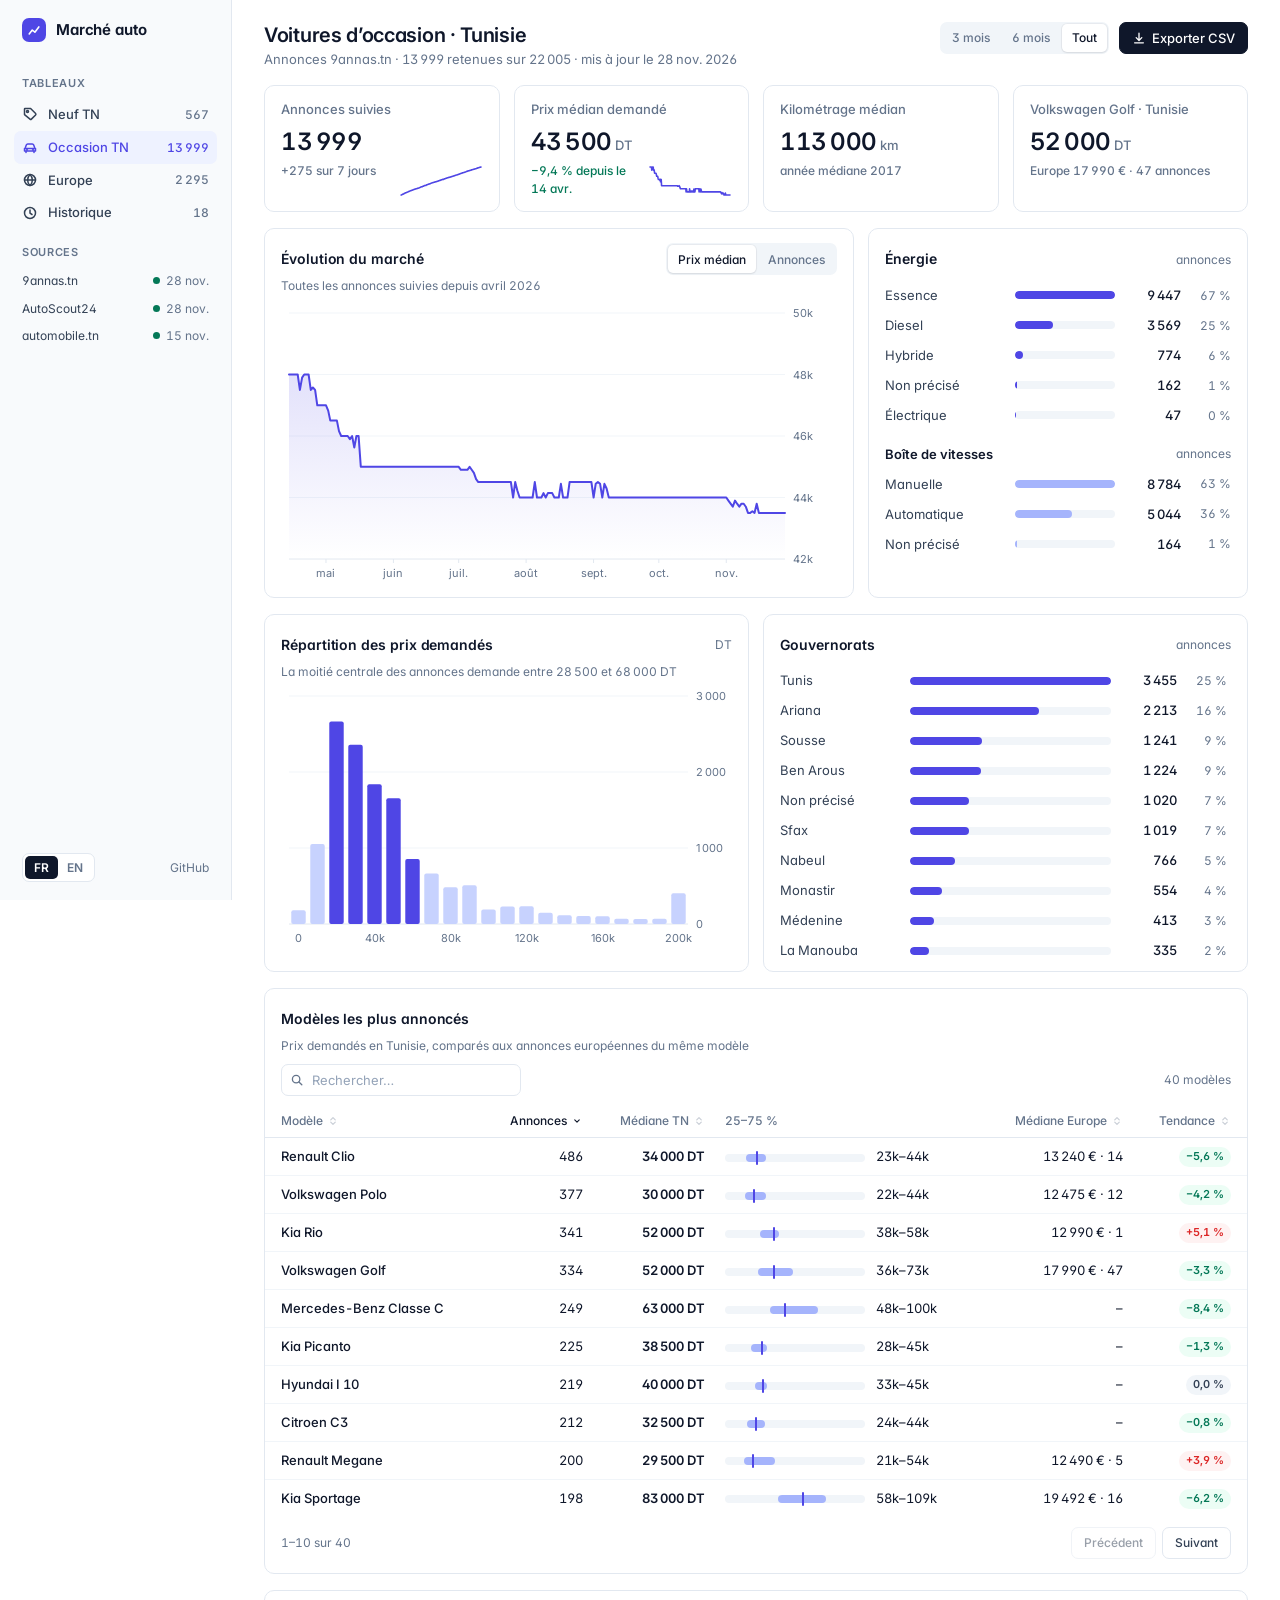
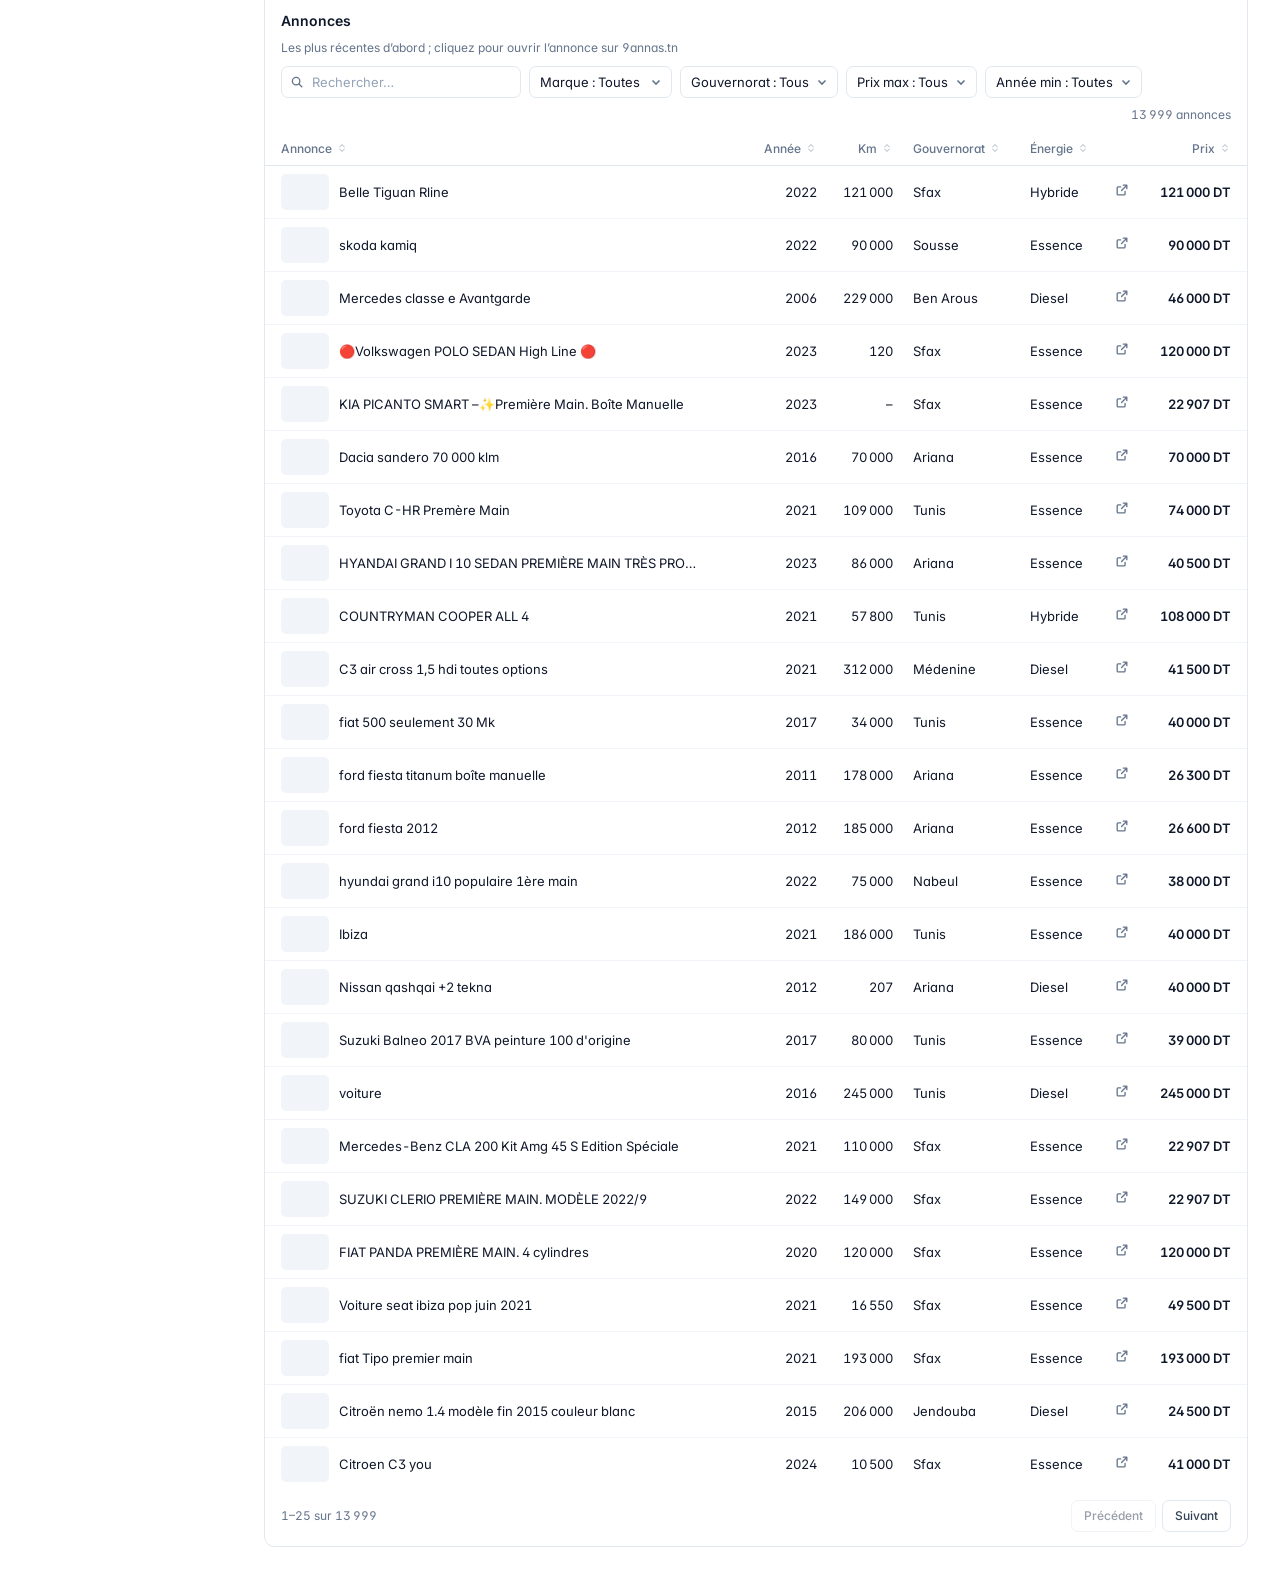
<file: index.html>
<!DOCTYPE html>
<html lang="fr">
<head>
    <meta charset="UTF-8">
    <meta name="viewport" content="width=device-width, initial-scale=1.0">
    <title>Marché auto · Tunisie &amp; Europe</title>
    <meta name="description" content="Prix des voitures neuves et d'occasion en Tunisie et en Europe, relevés chaque jour depuis automobile.tn, 9annas.tn et AutoScout24.">
    <meta name="theme-color" content="#ffffff">
    <link rel="icon" href="data:image/svg+xml,%3Csvg xmlns='http://www.w3.org/2000/svg' viewBox='0 0 32 32'%3E%3Crect width='32' height='32' rx='8' fill='%234f46e5'/%3E%3Cpath d='M7 23l7-9 6 5 7-10' fill='none' stroke='%23fff' stroke-width='3' stroke-linecap='round' stroke-linejoin='round'/%3E%3C/svg%3E">
    <link rel="preconnect" href="https://fonts.googleapis.com">
    <link rel="preconnect" href="https://fonts.gstatic.com" crossorigin>
    <link href="https://fonts.googleapis.com/css2?family=Inter:wght@400;500;600&display=swap" rel="stylesheet">
    <link rel="stylesheet" href="assets/app.css">
    <script src="assets/charts.js" defer></script>
    <script src="assets/app.js" defer></script>
</head>
<body>
    <div id="app"></div>
    <noscript><p style="padding:24px">Ce tableau de bord nécessite JavaScript. · This dashboard needs JavaScript.</p></noscript>
</body>
</html>
</file>
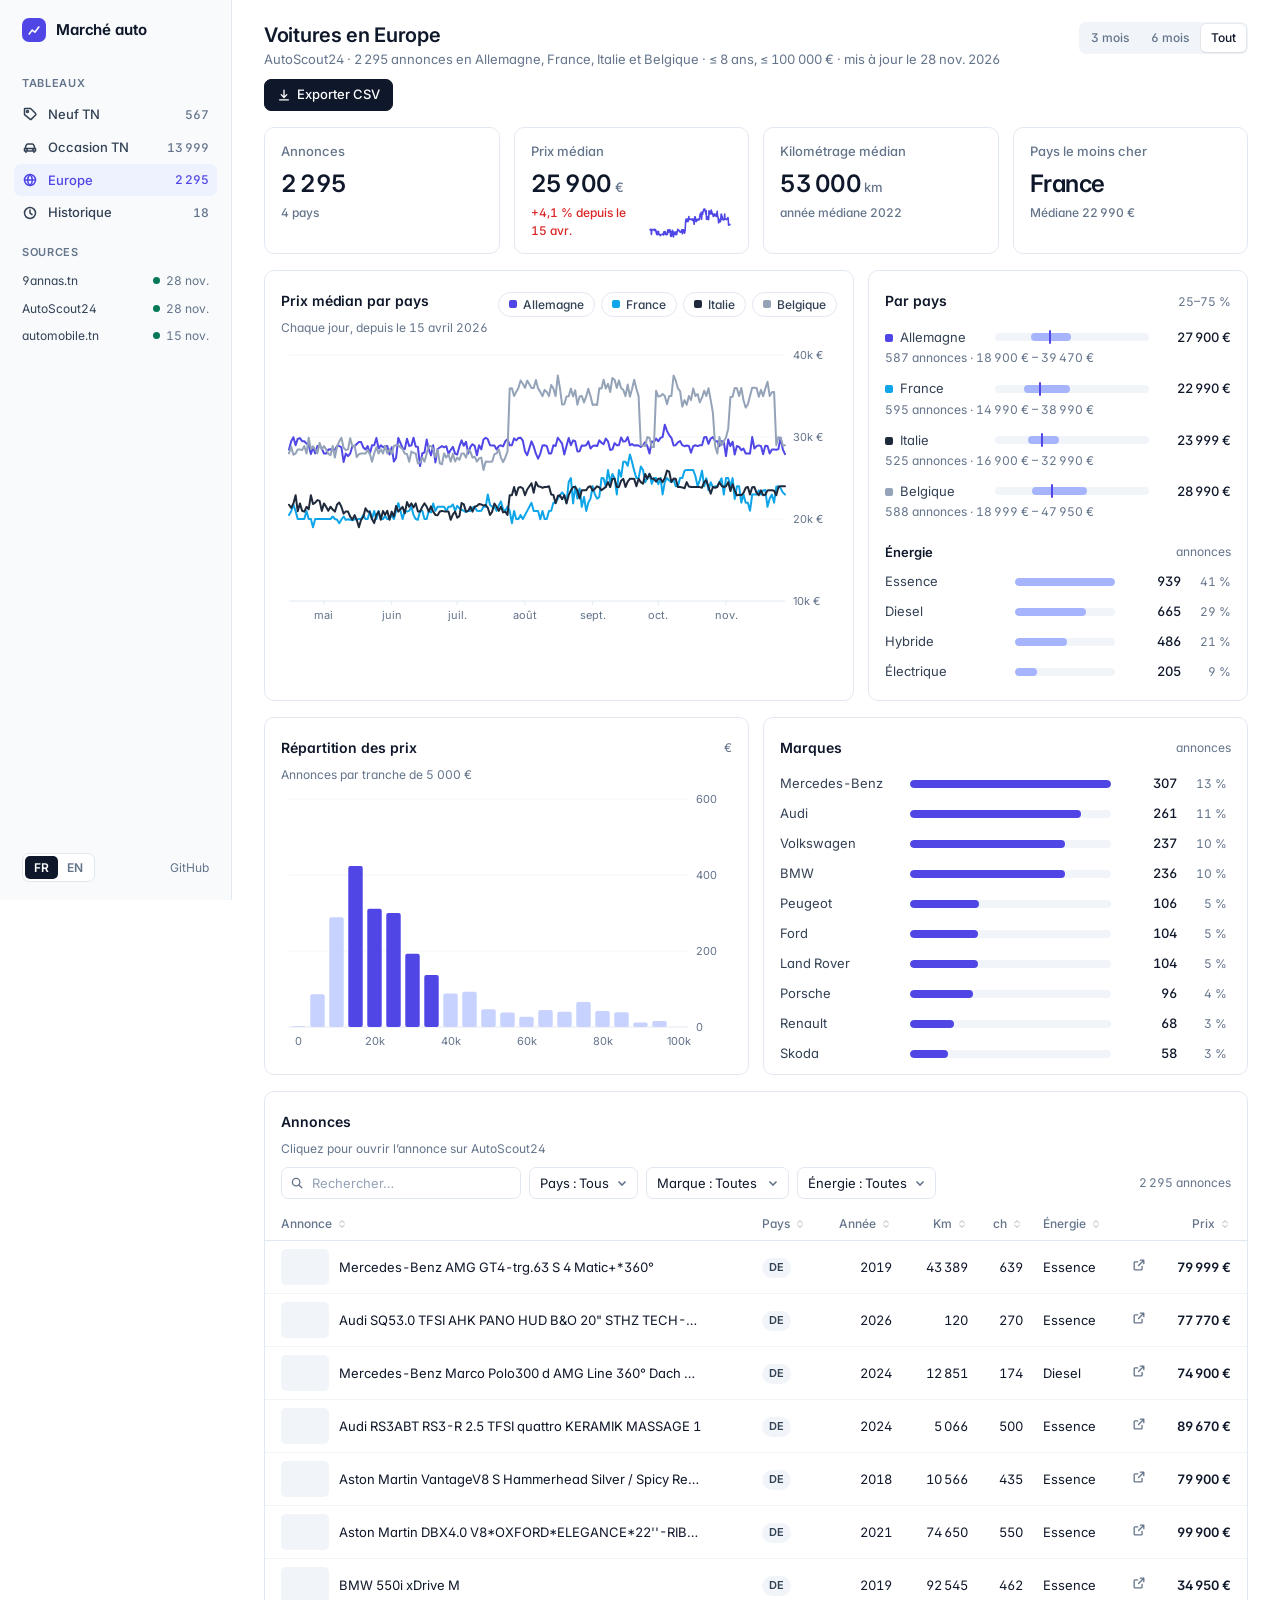
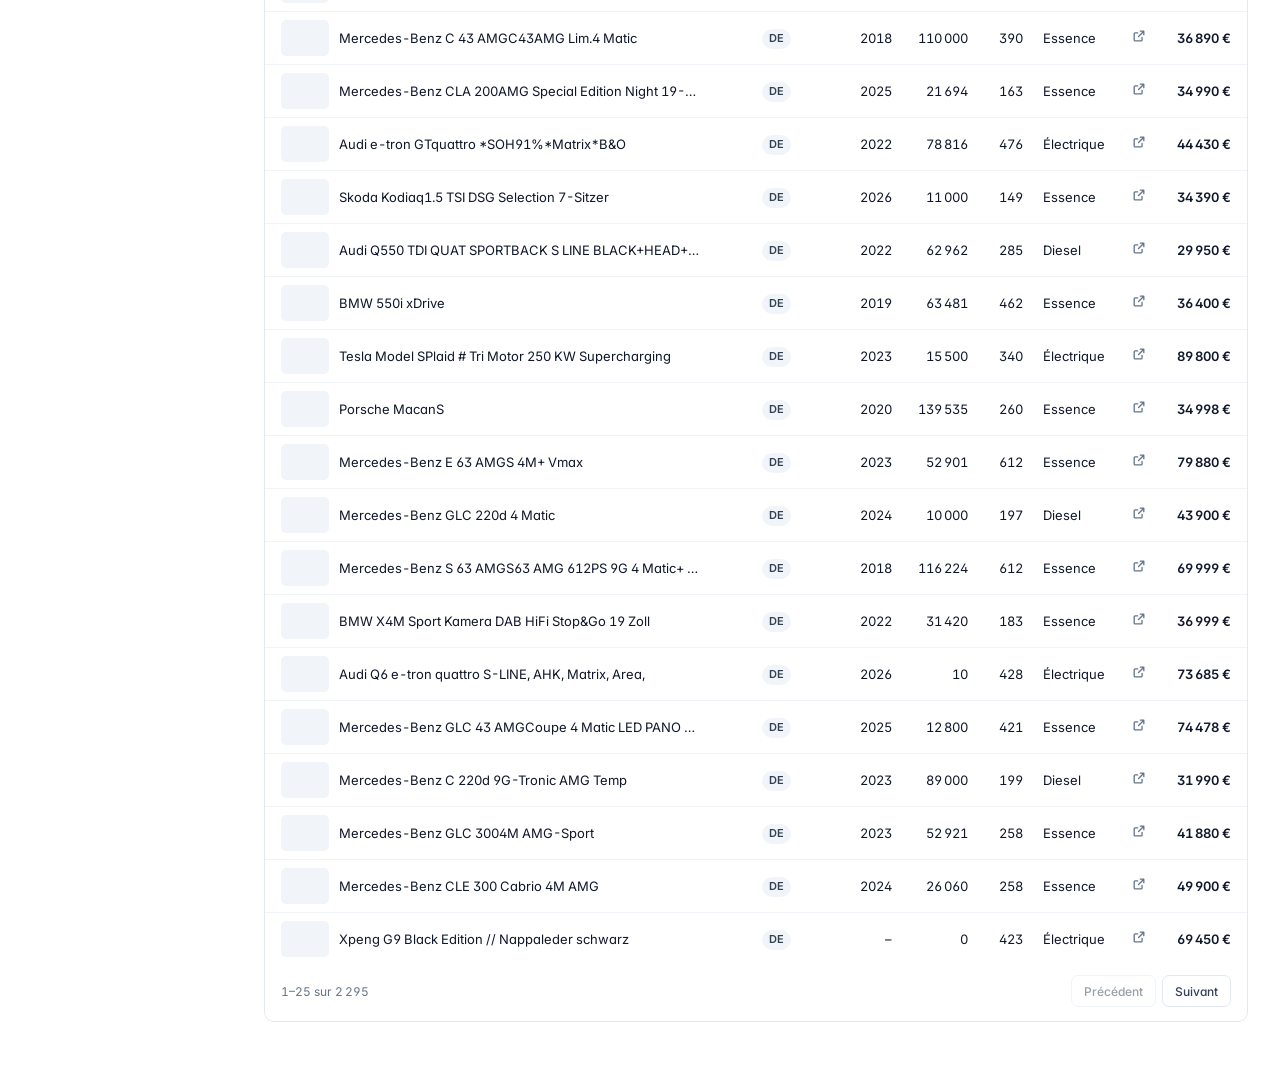
<file: autoscout24_dashboard.html>
<!DOCTYPE html>
<html lang="fr">
<head>
    <meta charset="UTF-8">
    <title>Marché auto</title>
    <meta http-equiv="refresh" content="0; url=index.html#/europe">
    <link rel="canonical" href="index.html#/europe">
    <script>location.replace('index.html#/europe');</script>
</head>
<body><p><a href="index.html#/europe">Ce tableau a déménagé · This dashboard moved</a></p></body>
</html>
</file>
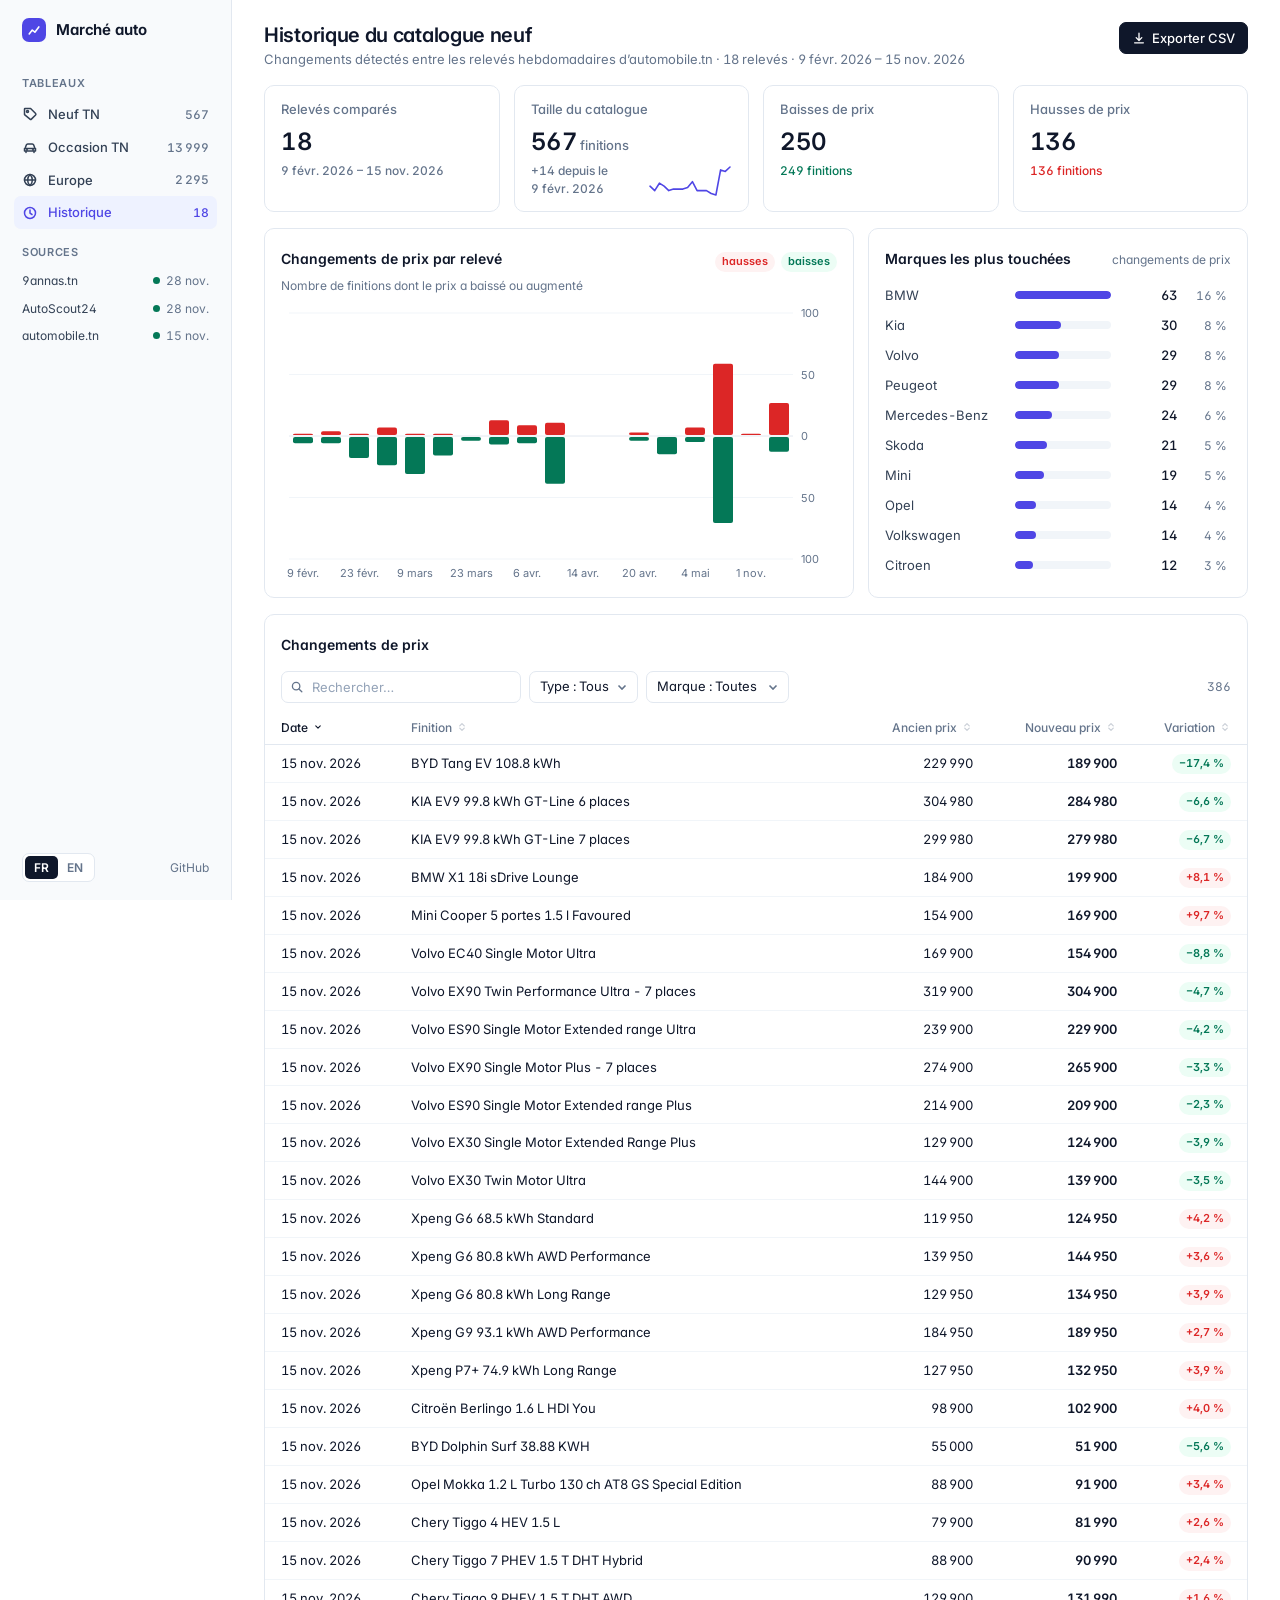
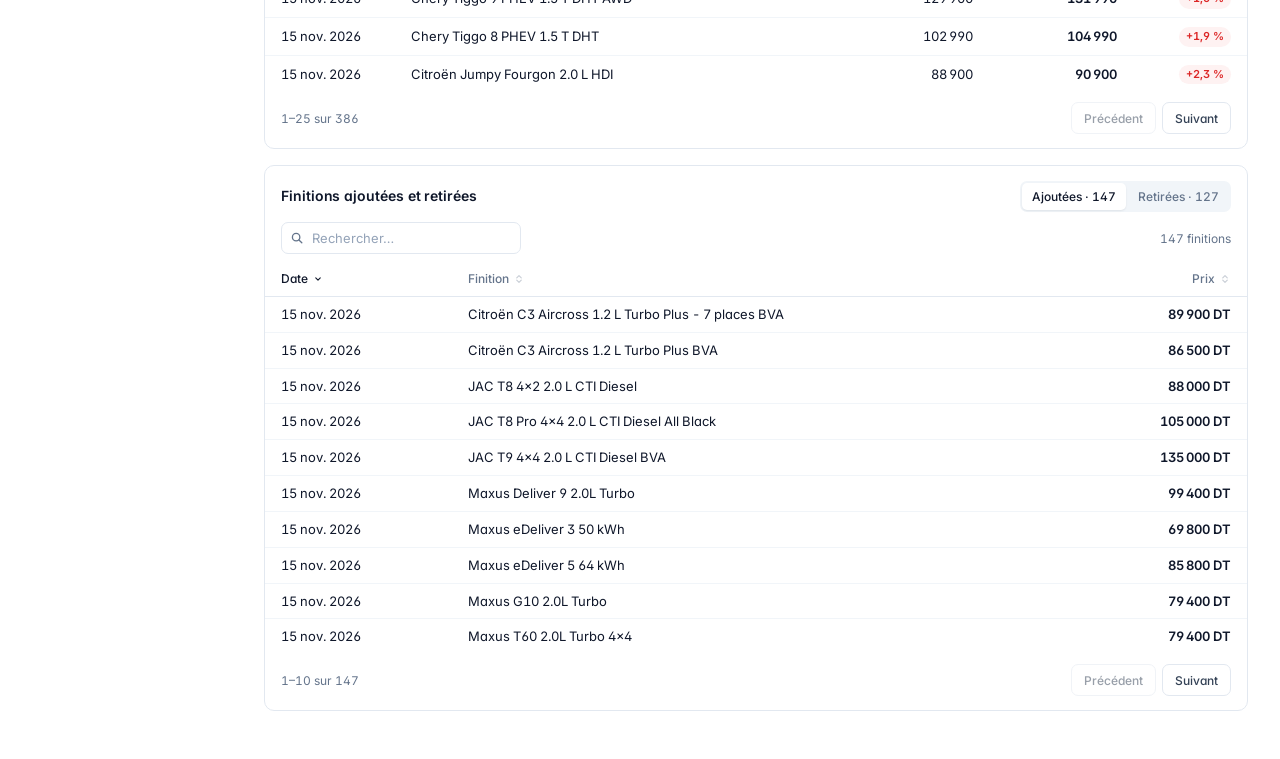
<file: new_cars_history.html>
<!DOCTYPE html>
<html lang="fr">
<head>
    <meta charset="UTF-8">
    <title>Marché auto</title>
    <meta http-equiv="refresh" content="0; url=index.html#/historique">
    <link rel="canonical" href="index.html#/historique">
    <script>location.replace('index.html#/historique');</script>
</head>
<body><p><a href="index.html#/historique">Ce tableau a déménagé · This dashboard moved</a></p></body>
</html>
</file>
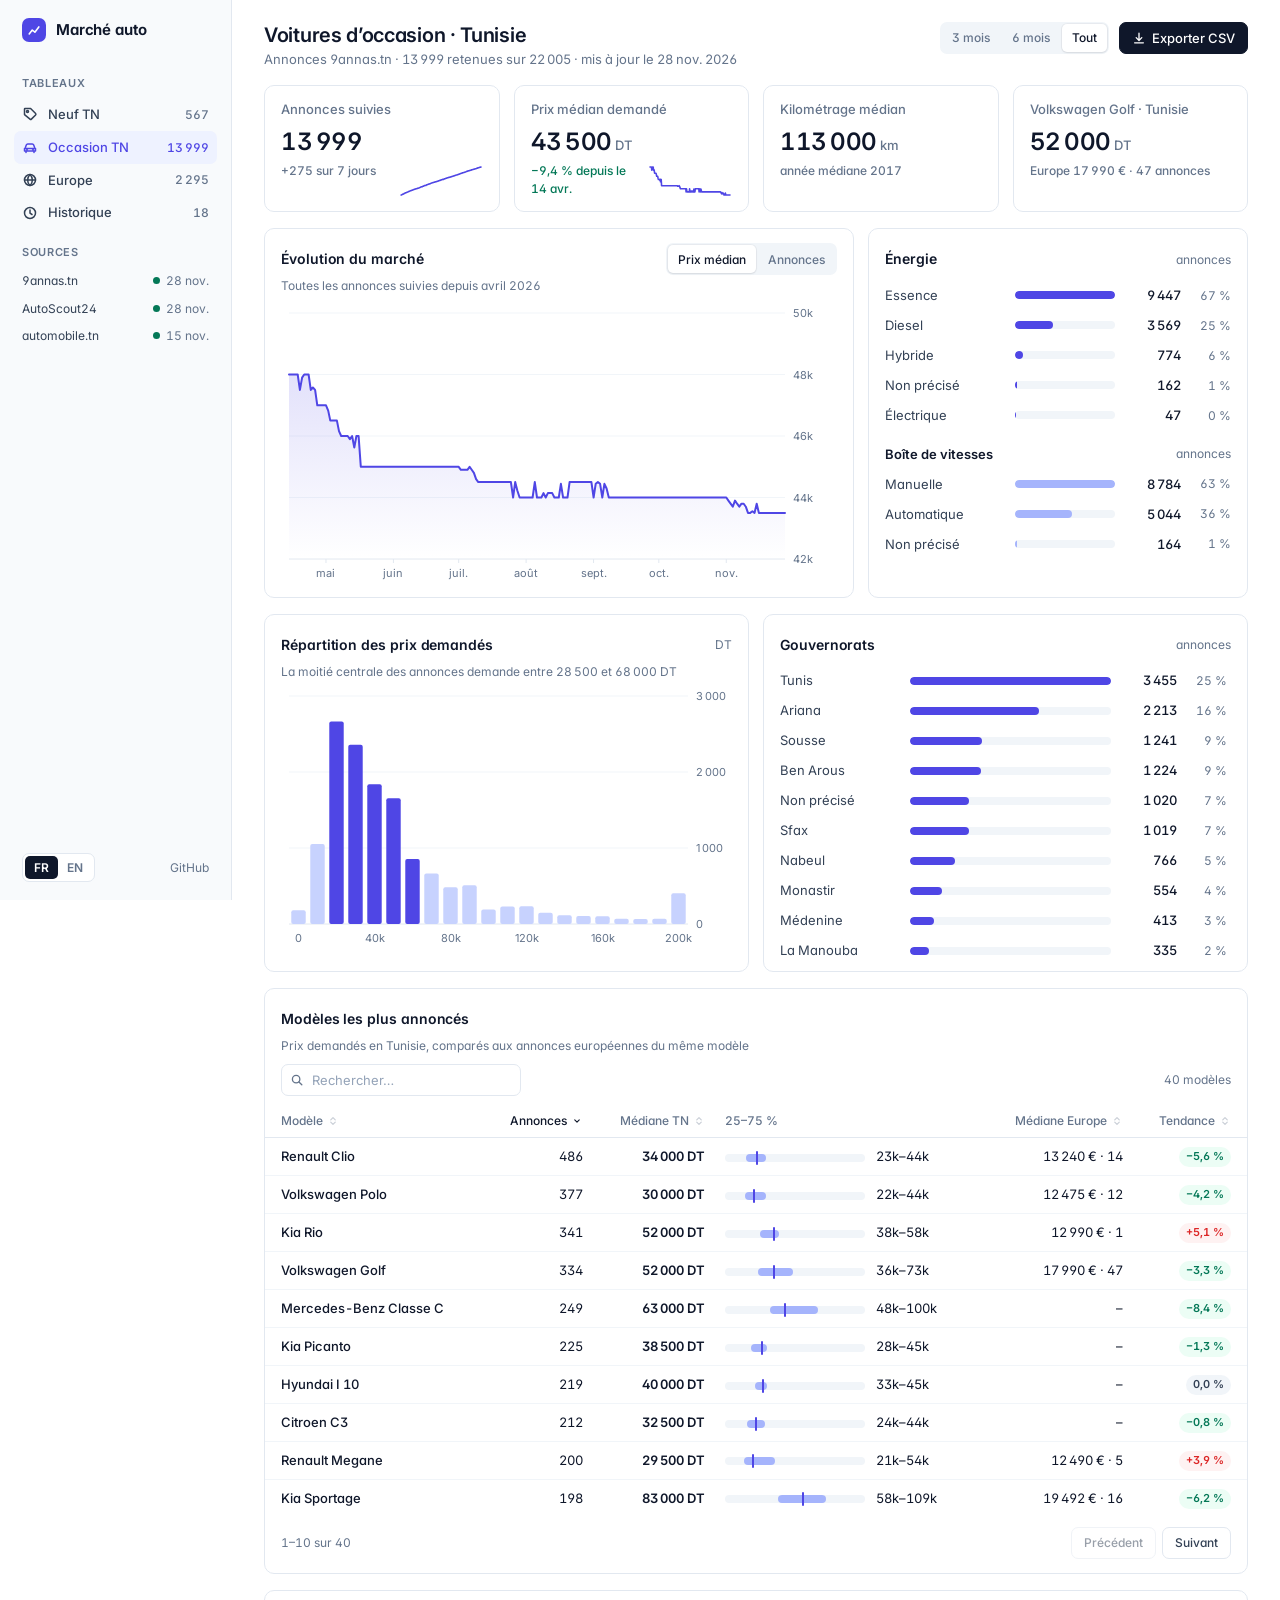
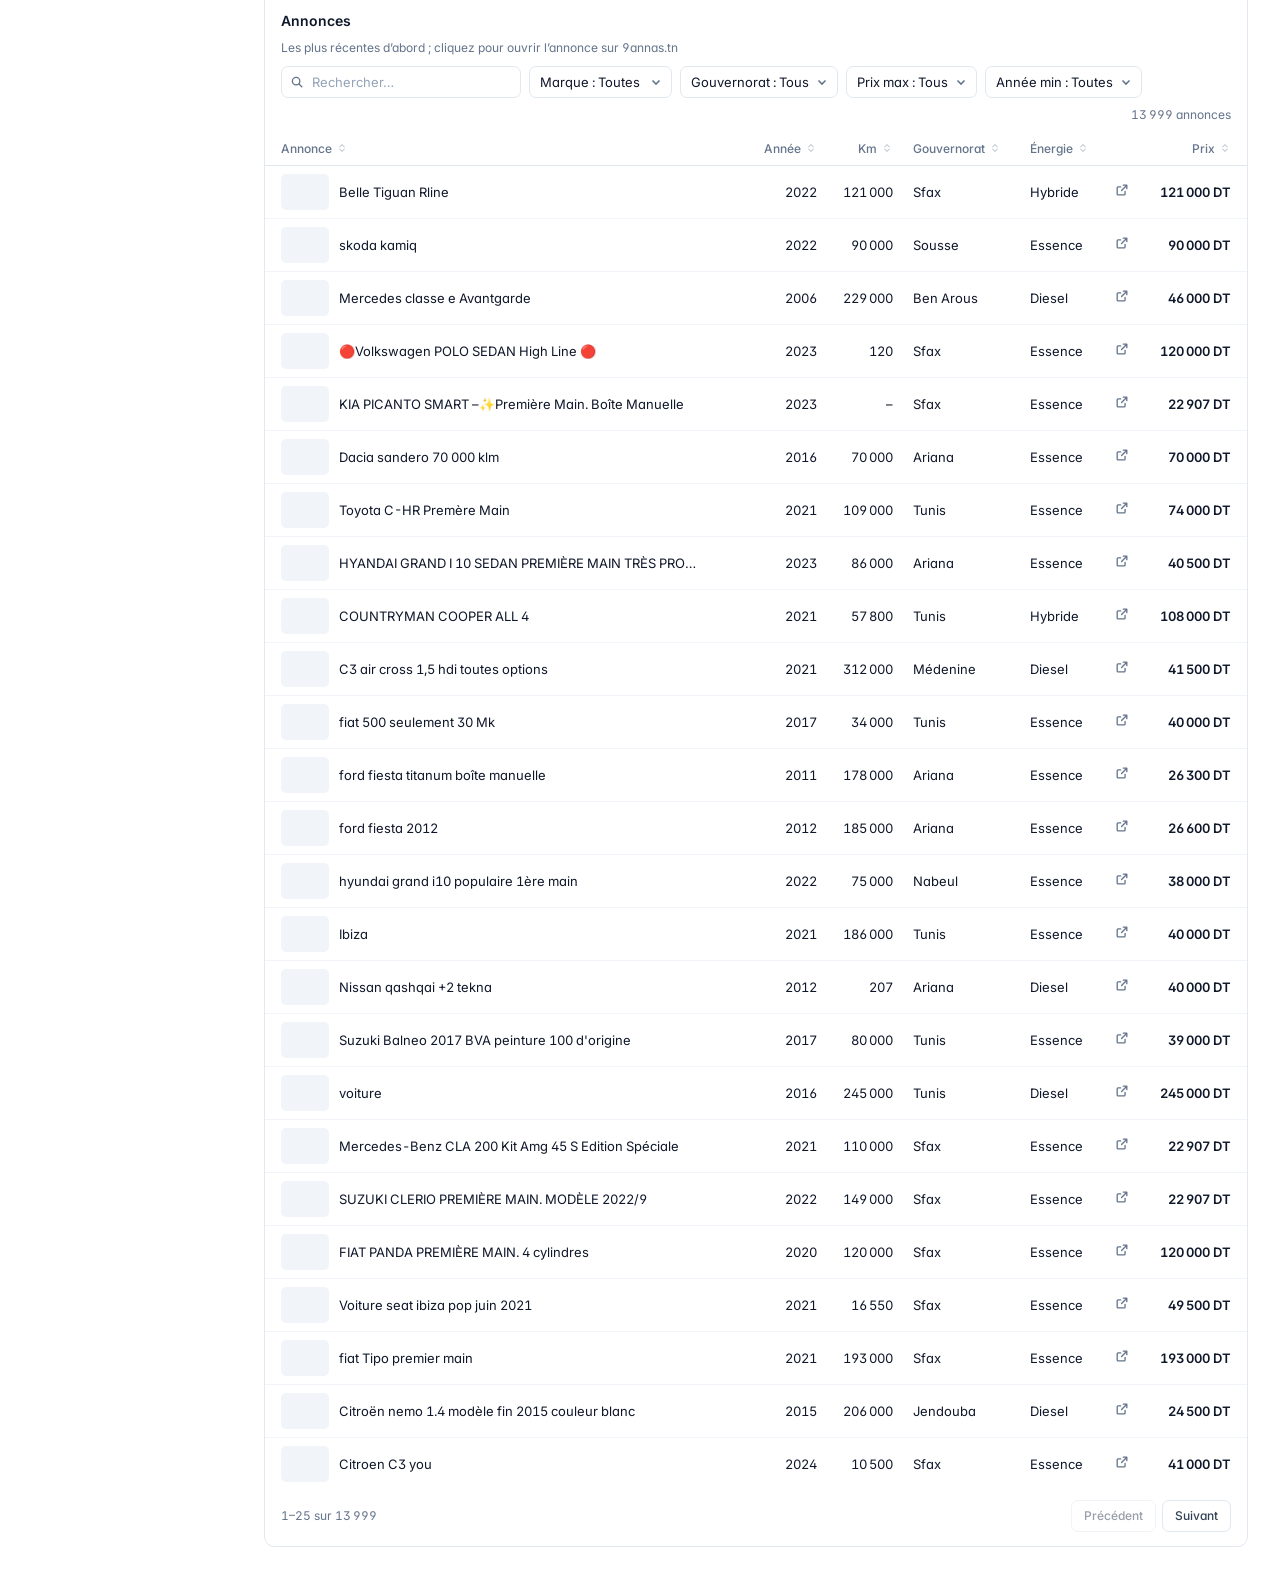
<file: used_cars_dashboard.html>
<!DOCTYPE html>
<html lang="fr">
<head>
    <meta charset="UTF-8">
    <title>Marché auto</title>
    <meta http-equiv="refresh" content="0; url=index.html#/occasion">
    <link rel="canonical" href="index.html#/occasion">
    <script>location.replace('index.html#/occasion');</script>
</head>
<body><p><a href="index.html#/occasion">Ce tableau a déménagé · This dashboard moved</a></p></body>
</html>
</file>
<file: assets/app.css>
/* Marché auto dashboard: light analytics app, one indigo accent. */
:root {
  --bg: #ffffff;
  --bg-subtle: #f8fafc;
  --bg-hover: #f1f5f9;
  --ink: #0f172a;
  --ink-2: #334155;
  --mu: #64748b;
  --mu-2: #94a3b8;
  --line: #e2e8f0;
  --line-2: #f1f5f9;
  --ac: #4f46e5;
  --ac-hover: #4338ca;
  --ac-soft: #eef2ff;
  --ac-2: #a5b4fc;
  --rise: #dc2626;
  --rise-bg: #fef2f2;
  --drop: #047857;
  --drop-bg: #ecfdf5;
  --stale: #b45309;
  --stale-bg: #fffbeb;
  --stale-line: #fde68a;
  --radius: 10px;
  --radius-sm: 7px;
  --side: 232px;
  --font: 'Inter', -apple-system, BlinkMacSystemFont, 'Segoe UI', sans-serif;
  color-scheme: light;
}

* { box-sizing: border-box; margin: 0; }
html { -webkit-text-size-adjust: 100%; }
body {
  font: 400 13px/1.45 var(--font);
  font-feature-settings: 'cv11', 'ss01';
  font-variant-numeric: tabular-nums;
  color: var(--ink);
  background: var(--bg);
  -webkit-font-smoothing: antialiased;
}
::selection { background: #e0e7ff; color: var(--ink); }
a { color: var(--ac); text-decoration: none; text-underline-offset: 3px; }
a:hover { text-decoration: underline; }
button, input, select { font: inherit; color: inherit; }
:focus-visible { outline: 2px solid var(--ac); outline-offset: 2px; border-radius: 4px; }
* { scrollbar-width: thin; scrollbar-color: #cbd5e1 transparent; }
::-webkit-scrollbar { width: 10px; height: 10px; }
::-webkit-scrollbar-thumb { background: #cbd5e1; border-radius: 10px; border: 3px solid var(--bg); }
.visually-hidden { position: absolute; width: 1px; height: 1px; overflow: hidden; clip: rect(0 0 0 0); white-space: nowrap; }

/* ---------- Shell ---------- */
.app { display: grid; grid-template-columns: var(--side) minmax(0, 1fr); min-height: 100vh; }
.side {
  position: sticky; top: 0; height: 100vh; overflow-y: auto;
  background: var(--bg-subtle); border-right: 1px solid var(--line);
  padding: 18px 14px; display: flex; flex-direction: column;
}
.brand { display: flex; align-items: center; gap: 10px; padding: 0 8px 18px; font-weight: 650; font-size: 15px; letter-spacing: -0.01em; color: var(--ink); }
.brand:hover { text-decoration: none; }
.brand-mark { width: 24px; height: 24px; border-radius: 7px; background: var(--ac); display: grid; place-items: center; }
.side-label { font-size: 11px; font-weight: 600; color: var(--mu); text-transform: uppercase; letter-spacing: 0.06em; padding: 16px 8px 6px; }
.nav-item {
  display: flex; align-items: center; gap: 10px; padding: 7px 8px; border-radius: var(--radius-sm);
  font-weight: 500; color: var(--ink-2); transition: background-color 120ms ease, color 120ms ease;
}
.nav-item:hover { background: var(--bg-hover); text-decoration: none; }
.nav-item[aria-current='page'] { background: var(--ac-soft); color: var(--ac); }
.nav-item svg { width: 16px; height: 16px; flex: none; }
.nav-item .count { margin-left: auto; font-size: 12px; color: var(--mu); font-weight: 500; }
.nav-item[aria-current='page'] .count { color: var(--ac); }
.source { display: grid; grid-template-columns: 1fr auto; align-items: center; gap: 8px; padding: 5px 8px; font-size: 12px; color: var(--ink-2); }
.source span:last-child { display: flex; align-items: center; gap: 6px; color: var(--mu); }
.dot { width: 7px; height: 7px; border-radius: 50%; background: var(--drop); flex: none; }
.dot.stale { background: #d97706; }
.side-foot { margin-top: auto; padding: 14px 8px 0; display: flex; align-items: center; justify-content: space-between; color: var(--mu); font-size: 12px; }
.lang { display: inline-flex; background: #fff; border: 1px solid var(--line); border-radius: var(--radius-sm); padding: 2px; }
.lang button { border: 0; background: none; padding: 3px 9px; border-radius: 5px; font-size: 12px; font-weight: 600; color: var(--mu); cursor: pointer; }
.lang button[aria-pressed='true'] { background: var(--ink); color: #fff; }
.side-foot a { color: var(--mu); }

.main { padding: 22px 32px 48px; display: flex; flex-direction: column; gap: 16px; max-width: 1440px; width: 100%; }
.main > * { animation: rise 260ms cubic-bezier(0.16, 1, 0.3, 1) both; }
.main > :nth-child(2) { animation-delay: 30ms; }
.main > :nth-child(3) { animation-delay: 60ms; }
.main > :nth-child(n+4) { animation-delay: 90ms; }
@keyframes rise { from { transform: translateY(6px); } to { transform: none; } }
@media (prefers-reduced-motion: reduce) { .main > * { animation: none; } }

/* ---------- Page header ---------- */
.head { display: flex; align-items: flex-start; gap: 10px; flex-wrap: wrap; }
.head-text { margin-right: auto; min-width: 0; }
.head h1 { font-size: 20px; font-weight: 600; letter-spacing: -0.015em; line-height: 1.3; }
.head p { color: var(--mu); margin-top: 2px; }
.btn {
  display: inline-flex; align-items: center; gap: 6px; height: 32px; padding: 0 12px;
  border: 1px solid var(--line); border-radius: var(--radius-sm); background: #fff;
  font-weight: 500; color: var(--ink-2); cursor: pointer; white-space: nowrap;
  transition: background-color 120ms ease, border-color 120ms ease;
}
.btn:hover { background: var(--bg-subtle); border-color: #cbd5e1; }
.btn svg { width: 14px; height: 14px; }
.btn.primary { background: var(--ink); border-color: var(--ink); color: #fff; }
.btn.primary:hover { background: #1e293b; }
.btn:disabled { opacity: 0.5; cursor: not-allowed; }
.seg { display: inline-flex; gap: 2px; background: var(--line-2); border-radius: var(--radius-sm); padding: 2px; height: 32px; }
.seg button { border: 0; background: none; padding: 0 10px; border-radius: 5px; font-size: 12px; font-weight: 500; color: var(--mu); cursor: pointer; }
.seg button:hover { color: var(--ink); }
.seg button[aria-pressed='true'] { background: #fff; color: var(--ink); box-shadow: 0 1px 2px rgba(15, 23, 42, 0.08), 0 0 0 1px rgba(15, 23, 42, 0.04); }

.notice {
  display: flex; gap: 10px; align-items: flex-start; padding: 10px 14px; border-radius: var(--radius);
  background: var(--stale-bg); border: 1px solid var(--stale-line); color: #78350f;
}
.notice svg { width: 16px; height: 16px; flex: none; margin-top: 1px; color: var(--stale); }
.notice b { font-weight: 600; }

/* ---------- KPI tiles ---------- */
.kpis { display: grid; grid-template-columns: repeat(4, minmax(0, 1fr)); gap: 14px; }
.kpi { border: 1px solid var(--line); border-radius: var(--radius); padding: 14px 16px; display: grid; grid-template-columns: minmax(0, 1fr) auto; grid-template-rows: auto 1fr; align-items: start; align-content: start; gap: 0 12px; min-width: 0; }
.kpi > svg { align-self: end; }
.kpi-label { grid-column: 1 / -1; color: var(--mu); font-weight: 500; }
.kpi-value { font-size: 24px; font-weight: 600; letter-spacing: -0.02em; margin-top: 6px; white-space: nowrap; }
.kpi-value small { font-size: 13px; font-weight: 500; color: var(--mu); margin-left: 3px; letter-spacing: 0; }
.kpi-sub { font-size: 12px; font-weight: 500; color: var(--mu); margin-top: 3px; }
.kpi svg { display: block; }
.up { color: var(--rise); }
.down { color: var(--drop); }

/* ---------- Cards ---------- */
.row { display: grid; grid-template-columns: minmax(0, 1fr) 380px; gap: 14px; }
.row.even { grid-template-columns: repeat(2, minmax(0, 1fr)); }
.card { border: 1px solid var(--line); border-radius: var(--radius); padding: 14px 16px; min-width: 0; background: #fff; }
.card-head { display: flex; align-items: center; justify-content: space-between; gap: 10px; min-height: 32px; flex-wrap: wrap; }
.card-head h2 { font-size: 14px; font-weight: 600; letter-spacing: -0.005em; }
.card-head .hint { font-size: 12px; color: var(--mu); }
.card-sub { font-size: 12px; color: var(--mu); margin-top: 2px; }
.card h3 { font-size: 13px; font-weight: 600; margin: 16px 0 6px; display: flex; justify-content: space-between; }
.card h3 .hint { font-size: 12px; font-weight: 400; color: var(--mu); }

.chart { position: relative; margin-top: 8px; }
.chart svg { display: block; width: 100%; overflow: visible; }
.chart text { font: 400 11px var(--font); fill: var(--mu); }
.legend { display: flex; flex-wrap: wrap; gap: 6px; margin-top: 6px; }
.legend button { display: inline-flex; align-items: center; gap: 6px; border: 1px solid var(--line); background: #fff; border-radius: 999px; padding: 3px 10px; font-size: 12px; font-weight: 500; color: var(--ink-2); cursor: pointer; }
.legend button[aria-pressed='false'] { color: var(--mu-2); }
.legend button[aria-pressed='false'] i { background: var(--line) !important; }
.legend i { width: 8px; height: 8px; border-radius: 2px; }
.tip {
  position: absolute; pointer-events: none; z-index: 5; min-width: 140px;
  background: #fff; border: 1px solid var(--line); border-radius: 8px; padding: 8px 10px;
  box-shadow: 0 8px 24px rgba(15, 23, 42, 0.12), 0 2px 6px rgba(15, 23, 42, 0.06);
  font-size: 12px; opacity: 0; transition: opacity 100ms ease; white-space: nowrap;
}
.tip.on { opacity: 1; }
.tip-date { color: var(--mu); font-weight: 500; margin-bottom: 4px; }
.tip-row { display: flex; align-items: center; gap: 8px; }
.tip-row i { width: 8px; height: 8px; border-radius: 2px; }
.tip-row b { margin-left: auto; padding-left: 14px; font-weight: 600; }

/* Bar lists */
.bars { display: grid; gap: 2px; margin-top: 6px; }
.bar { display: grid; grid-template-columns: minmax(84px, 120px) minmax(0, 1fr) 56px 40px; align-items: center; gap: 10px; height: 28px; }
.bar-label { white-space: nowrap; overflow: hidden; text-overflow: ellipsis; color: var(--ink-2); }
.bar-track { height: 8px; border-radius: 4px; background: var(--line-2); overflow: hidden; }
.bar-fill { display: block; height: 100%; border-radius: 4px; background: var(--ac); }
.bar-fill.soft { background: var(--ac-2); }
.bar-value { text-align: right; font-weight: 500; }
.bar-share { text-align: right; color: var(--mu); font-size: 12px; }
.bars.scroll { max-height: 290px; overflow-y: auto; padding-right: 4px; }

/* ---------- Tables ---------- */
.tools { display: flex; gap: 8px; flex-wrap: wrap; align-items: center; margin-top: 10px; }
.field { position: relative; display: inline-flex; align-items: center; }
.field svg { position: absolute; left: 9px; width: 14px; height: 14px; color: var(--mu); pointer-events: none; }
.input, .select {
  height: 32px; border: 1px solid var(--line); border-radius: var(--radius-sm); background: #fff;
  padding: 0 10px; color: var(--ink); transition: border-color 120ms ease, box-shadow 120ms ease;
}
.input { padding-left: 30px; width: 240px; }
.input::placeholder { color: var(--mu-2); }
.select { max-width: 220px; text-overflow: ellipsis; padding-right: 28px; appearance: none; background-image: url("data:image/svg+xml,%3Csvg xmlns='http://www.w3.org/2000/svg' width='16' height='16' fill='none' stroke='%2364748b' stroke-width='1.6' viewBox='0 0 16 16'%3E%3Cpath d='m4.5 6.5 3.5 3.5 3.5-3.5'/%3E%3C/svg%3E"); background-repeat: no-repeat; background-position: right 7px center; cursor: pointer; }
.input:hover, .select:hover { border-color: #cbd5e1; }
.input:focus, .select:focus { outline: none; border-color: var(--ac); box-shadow: 0 0 0 3px rgba(79, 70, 229, 0.15); }
.tools .count { margin-left: auto; color: var(--mu); font-size: 12px; }
.table-wrap { overflow-x: auto; margin: 8px -16px 0; }
table { width: 100%; border-collapse: collapse; }
th {
  font-size: 12px; color: var(--mu); font-weight: 500; text-align: left; padding: 0; white-space: nowrap;
  border-bottom: 1px solid var(--line); background: #fff; position: sticky; top: 0;
}
th > span, th > button { display: flex; align-items: center; gap: 4px; padding: 8px 10px; width: 100%; }
th > button { border: 0; background: none; color: inherit; font: inherit; cursor: pointer; text-align: inherit; }
th > button:hover { color: var(--ink); }
th.num > span, th.num > button { justify-content: flex-end; }
th[aria-sort] > button { color: var(--ink); }
th svg { width: 12px; height: 12px; opacity: 0.35; }
th[aria-sort] svg { opacity: 1; }
th:first-child > *, td:first-child { padding-left: 16px; }
th:last-child > *, td:last-child { padding-right: 16px; }
td { padding: 8px 10px; border-bottom: 1px solid var(--line-2); white-space: nowrap; }
td.num { text-align: right; }
td.mu { color: var(--mu); }
tbody tr { transition: background-color 80ms ease; }
tbody tr:hover { background: var(--bg-subtle); }
tbody tr:last-child td { border-bottom: 0; }
.cell-title { display: flex; align-items: center; gap: 10px; max-width: 420px; }
.cell-title span { overflow: hidden; text-overflow: ellipsis; }
.thumb { width: 48px; height: 36px; border-radius: 5px; object-fit: cover; background: var(--line-2); flex: none; }
.thumb.empty { display: grid; place-items: center; color: var(--mu-2); }
.ext { color: var(--mu); display: inline-flex; }
.ext:hover { color: var(--ac); }
.ext svg { width: 14px; height: 14px; }
.tag { display: inline-block; font-size: 11px; font-weight: 600; padding: 2px 7px; border-radius: 999px; background: var(--line-2); color: var(--ink-2); }
.tag.up { background: var(--rise-bg); color: var(--rise); }
.tag.down { background: var(--drop-bg); color: var(--drop); }
.range { position: relative; width: 140px; height: 8px; border-radius: 4px; background: var(--line-2); display: inline-block; vertical-align: middle; }
.range b { position: absolute; top: 0; bottom: 0; border-radius: 4px; background: var(--ac-2); }
.range i { position: absolute; top: -3px; width: 2px; height: 14px; border-radius: 1px; background: var(--ac); }
.pager { display: flex; align-items: center; justify-content: space-between; gap: 10px; padding-top: 10px; color: var(--mu); font-size: 12px; }
.pager div { display: flex; gap: 6px; }
.tabs { display: inline-flex; gap: 2px; background: var(--line-2); border-radius: var(--radius-sm); padding: 2px; }
.tabs button { border: 0; background: none; padding: 5px 10px; border-radius: 5px; font-size: 12px; font-weight: 500; color: var(--mu); cursor: pointer; }
.tabs button[aria-selected='true'] { background: #fff; color: var(--ink); box-shadow: 0 1px 2px rgba(15, 23, 42, 0.08); }

/* ---------- States ---------- */
.skeleton { background: linear-gradient(90deg, var(--line-2) 0%, #f8fafc 50%, var(--line-2) 100%); background-size: 200% 100%; animation: shimmer 1.2s linear infinite; border-radius: 6px; }
@keyframes shimmer { to { background-position: -200% 0; } }
@media (prefers-reduced-motion: reduce) { .skeleton { animation: none; } }
.empty { padding: 28px 16px; text-align: center; color: var(--mu); }
.error { border: 1px solid #fecaca; background: var(--rise-bg); color: #7f1d1d; border-radius: var(--radius); padding: 16px; display: flex; gap: 12px; align-items: center; justify-content: space-between; }

/* ---------- Mobile top bar ---------- */
.topbar { display: none; }

@media (max-width: 1180px) {
  .row { grid-template-columns: minmax(0, 1fr); }
  .kpis { grid-template-columns: repeat(2, minmax(0, 1fr)); }
}
@media (max-width: 900px) {
  .app { grid-template-columns: minmax(0, 1fr); }
  .side { display: none; }
  .topbar {
    display: flex; flex-direction: column; gap: 10px; position: sticky; top: 0; z-index: 10;
    background: rgba(255, 255, 255, 0.92); backdrop-filter: saturate(1.4) blur(10px); -webkit-backdrop-filter: saturate(1.4) blur(10px);
    border-bottom: 1px solid var(--line); padding: 12px 16px 0;
  }
  .topbar-row { display: flex; align-items: center; justify-content: space-between; }
  .topbar-sources { display: flex; flex-wrap: wrap; gap: 4px 12px; font-size: 11px; color: var(--mu); white-space: nowrap; }
  .topbar-sources::-webkit-scrollbar { display: none; }
  .topbar-sources span { display: inline-flex; align-items: center; gap: 5px; }
  .topbar nav { display: flex; gap: 2px; overflow-x: auto; margin: 0 -16px; padding: 0 16px; scrollbar-width: none; }
  .topbar nav::-webkit-scrollbar { display: none; }
  .topbar .nav-item { border-radius: 0; padding: 8px 10px 10px; white-space: nowrap; box-shadow: inset 0 -2px 0 transparent; }
  .topbar .nav-item[aria-current='page'] { background: none; box-shadow: inset 0 -2px 0 var(--ac); }
  .topbar .nav-item svg, .topbar .nav-item .count { display: none; }
  .main { padding: 16px 16px 40px; }
  .row.even { grid-template-columns: minmax(0, 1fr); }
  .input { width: 100%; }
  .tools .field { flex: 1 1 100%; }
  .tools .count { margin-left: 0; width: 100%; }
  .hide-sm { display: none; }
}
@media (max-width: 520px) {
  .kpis { gap: 10px; }
  .kpi { padding: 12px; }
  .kpi > svg { display: none; }
  .kpi-value { font-size: 20px; }
  .head .btn.primary span { display: none; }
  .bar { grid-template-columns: minmax(72px, 96px) minmax(0, 1fr) 52px 36px; gap: 8px; }
}
</file>
